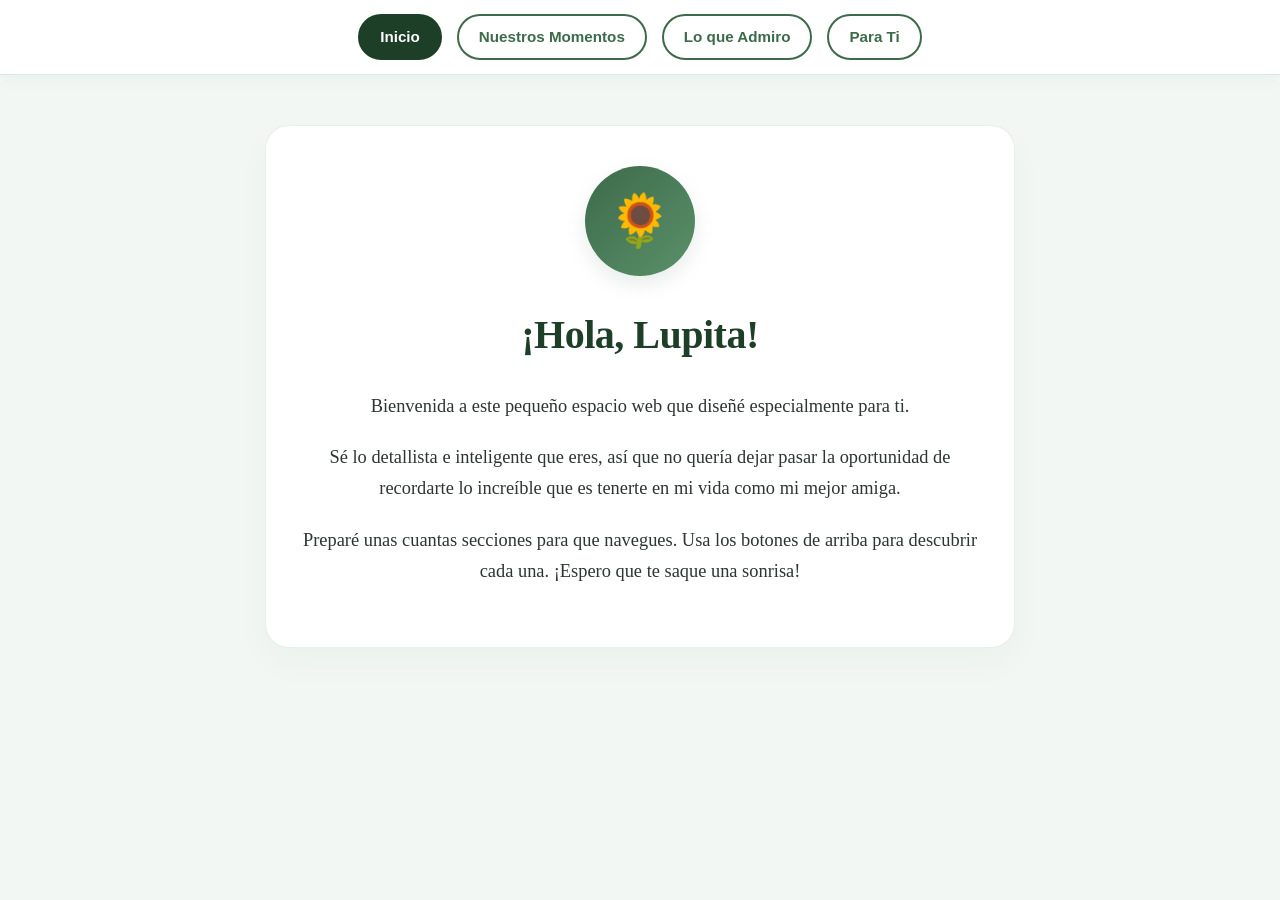
<file: index.html>
<!DOCTYPE html>
<html lang="es">
<head>
    <meta charset="UTF-8">
    <meta name="viewport" content="width=device-width, initial-scale=1.0">
    <link rel="icon" href="FLorTodaChida.png" type="image/png">
    <title>Para Lupita ✨</title>
    <link rel="stylesheet" href="estilos.css">
</head>
<body>

    <nav>
        <div class="nav-container">
            <a href="index.html" class="nav-btn active">Inicio</a>
            <a href="galeria.html" class="nav-btn">Nuestros Momentos</a>
            <a href="detalles.html" class="nav-btn">Lo que Admiro</a>
            <a href="gracias.html" class="nav-btn">Para Ti</a>
        </div>
    </nav>

    <div class="container">
        <div class="intro-avatar">🌻</div>
        <h1>¡Hola, Lupita!</h1>
        <p>Bienvenida a este pequeño espacio web que diseñé especialmente para ti.</p>
        <p>Sé lo detallista e inteligente que eres, así que no quería dejar pasar la oportunidad de recordarte lo increíble que es tenerte en mi vida como mi mejor amiga.</p>
        <p>Preparé unas cuantas secciones para que navegues. Usa los botones de arriba para descubrir cada una. ¡Espero que te saque una sonrisa!</p>
    </div>

</body>
</html>
</file>
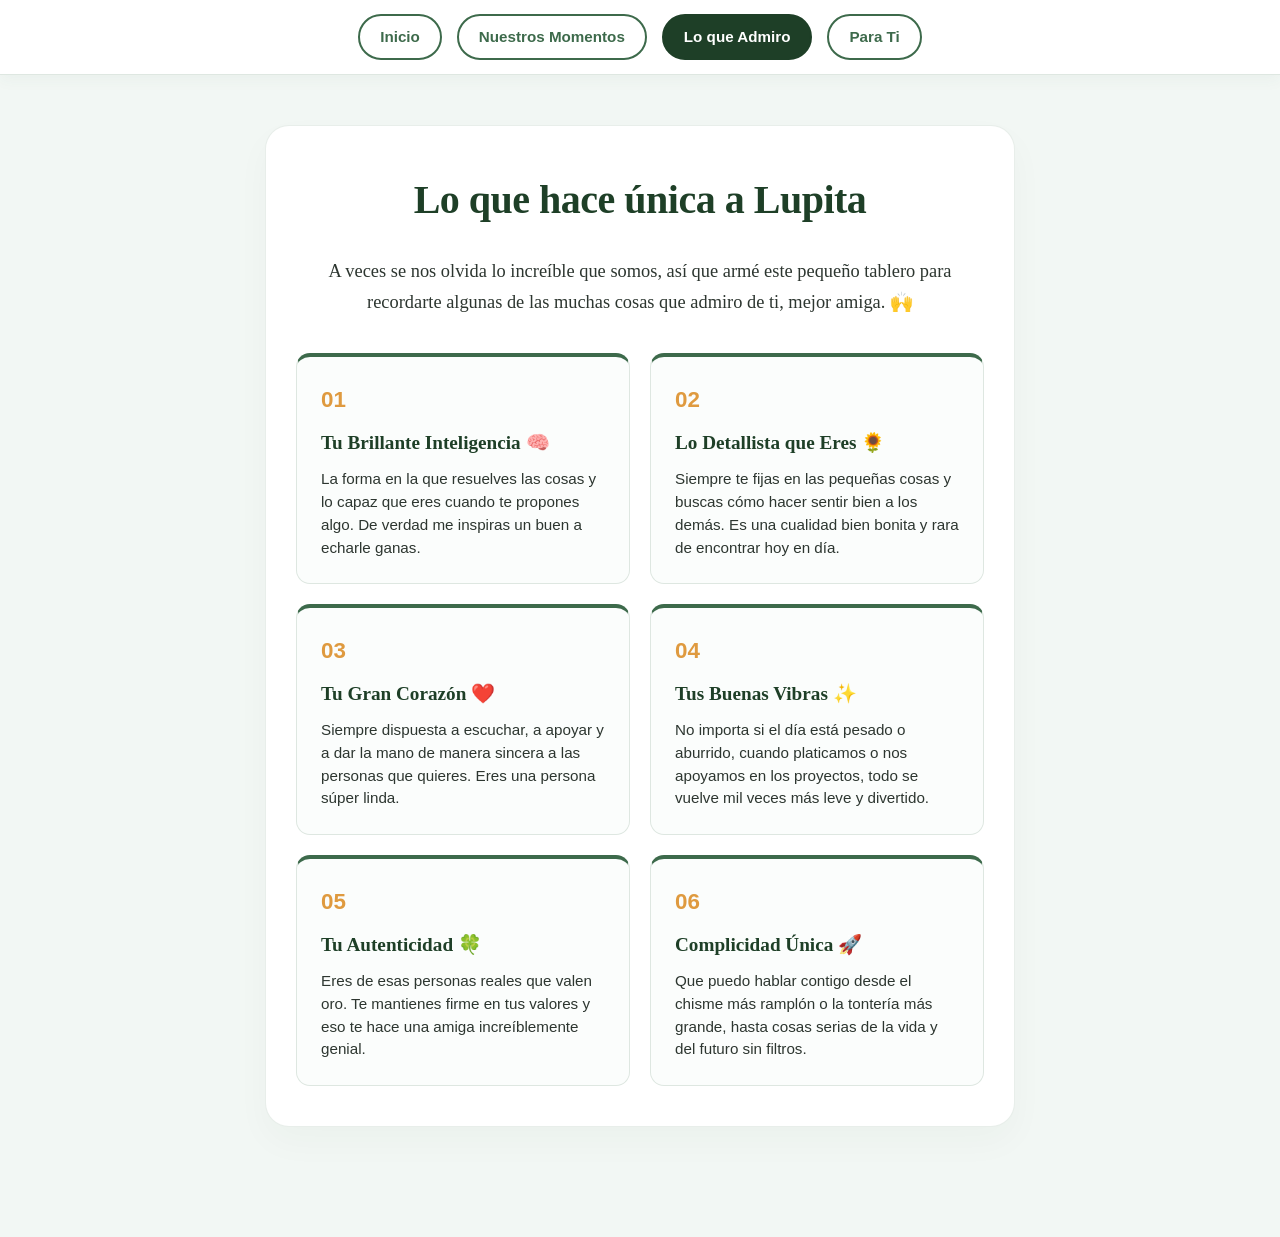
<file: detalles.html>
<!DOCTYPE html>
<html lang="es">
<head>
    <meta charset="UTF-8">
    <meta name="viewport" content="width=device-width, initial-scale=1.0">
    <title>Detalles Especiales ✨</title>
    <link rel="icon" type="image/png" href="Flor-Chida.png" >
    <link rel="stylesheet" href="estilos.css">
</head>
<body>

    <nav>
        <div class="nav-container">
            <a href="index.html" class="nav-btn">Inicio</a>
            <a href="galeria.html" class="nav-btn">Nuestros Momentos</a>
            <a href="detalles.html" class="nav-btn active">Lo que Admiro</a>
            <a href="gracias.html" class="nav-btn">Para Ti</a>
        </div>
    </nav>

    <div class="container">
        <h1>Lo que hace única a Lupita</h1>
        <p>A veces se nos olvida lo increíble que somos, así que armé este pequeño tablero para recordarte algunas de las muchas cosas que admiro de ti, mejor amiga. 🙌</p>
        
        <div class="grid-detalles">
            
            <!-- Detalle 1 -->
            <div class="tarjeta-detalle">
                <span class="numero-detalle">01</span>
                <h3>Tu Brillante Inteligencia 🧠</h3>
                <p>La forma en la que resuelves las cosas y lo capaz que eres cuando te propones algo. De verdad me inspiras un buen a echarle ganas.</p>
            </div>

            <!-- Detalle 2 -->
            <div class="tarjeta-detalle">
                <span class="numero-detalle">02</span>
                <h3>Lo Detallista que Eres 🌻</h3>
                <p>Siempre te fijas en las pequeñas cosas y buscas cómo hacer sentir bien a los demás. Es una cualidad bien bonita y rara de encontrar hoy en día.</p>
            </div>

            <!-- Detalle 3 -->
            <div class="tarjeta-detalle">
                <span class="numero-detalle">03</span>
                <h3>Tu Gran Corazón ❤️</h3>
                <p>Siempre dispuesta a escuchar, a apoyar y a dar la mano de manera sincera a las personas que quieres. Eres una persona súper linda.</p>
            </div>

            <!-- Detalle 4 -->
            <div class="tarjeta-detalle">
                <span class="numero-detalle">04</span>
                <h3>Tus Buenas Vibras ✨</h3>
                <p>No importa si el día está pesado o aburrido, cuando platicamos o nos apoyamos en los proyectos, todo se vuelve mil veces más leve y divertido.</p>
            </div>

            <!-- Detalle 5 -->
            <div class="tarjeta-detalle">
                <span class="numero-detalle">05</span>
                <h3>Tu Autenticidad 🍀</h3>
                <p>Eres de esas personas reales que valen oro. Te mantienes firme en tus valores y eso te hace una amiga increíblemente genial.</p>
            </div>

            <!-- Detalle 6 -->
            <div class="tarjeta-detalle">
                <span class="numero-detalle">06</span>
                <h3>Complicidad Única 🚀</h3>
                <p>Que puedo hablar contigo desde el chisme más ramplón o la tontería más grande, hasta cosas serias de la vida y del futuro sin filtros.</p>
            </div>

        </div>
    </div>

</body>
</html>
</file>
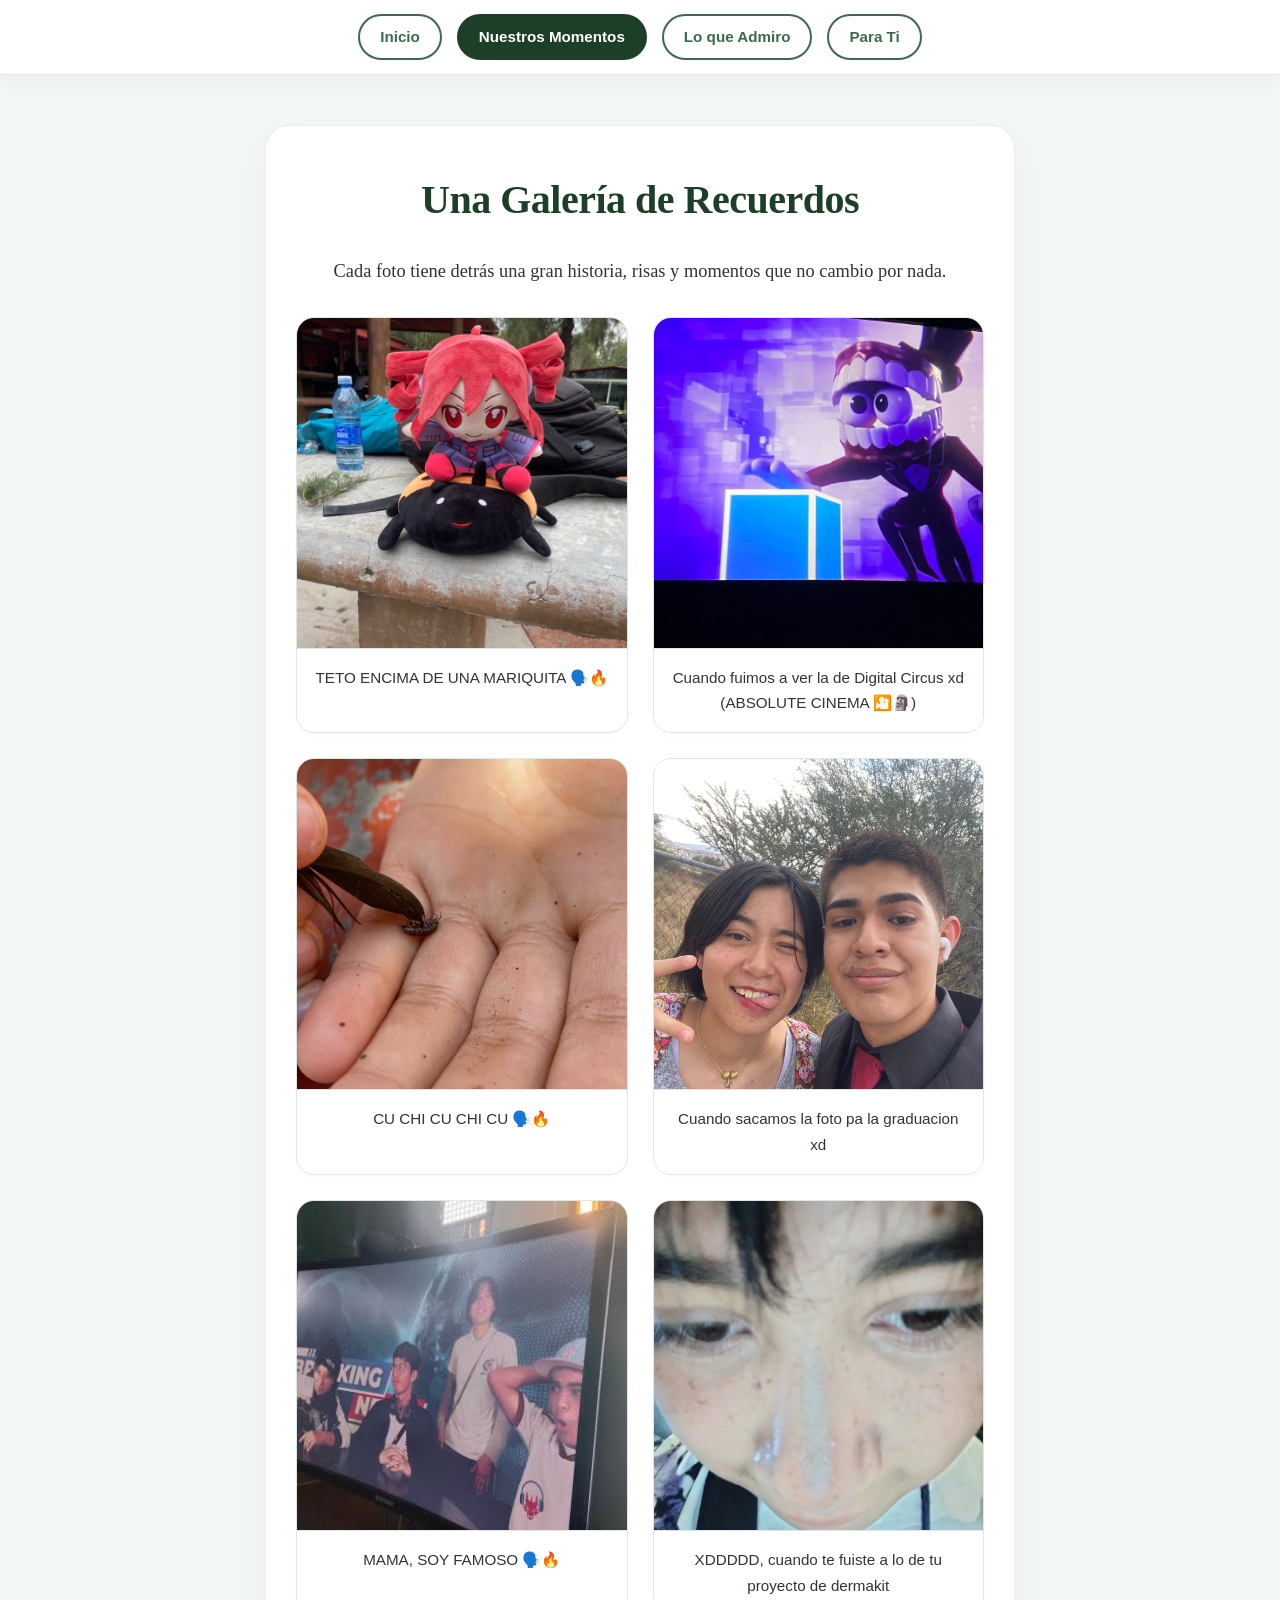
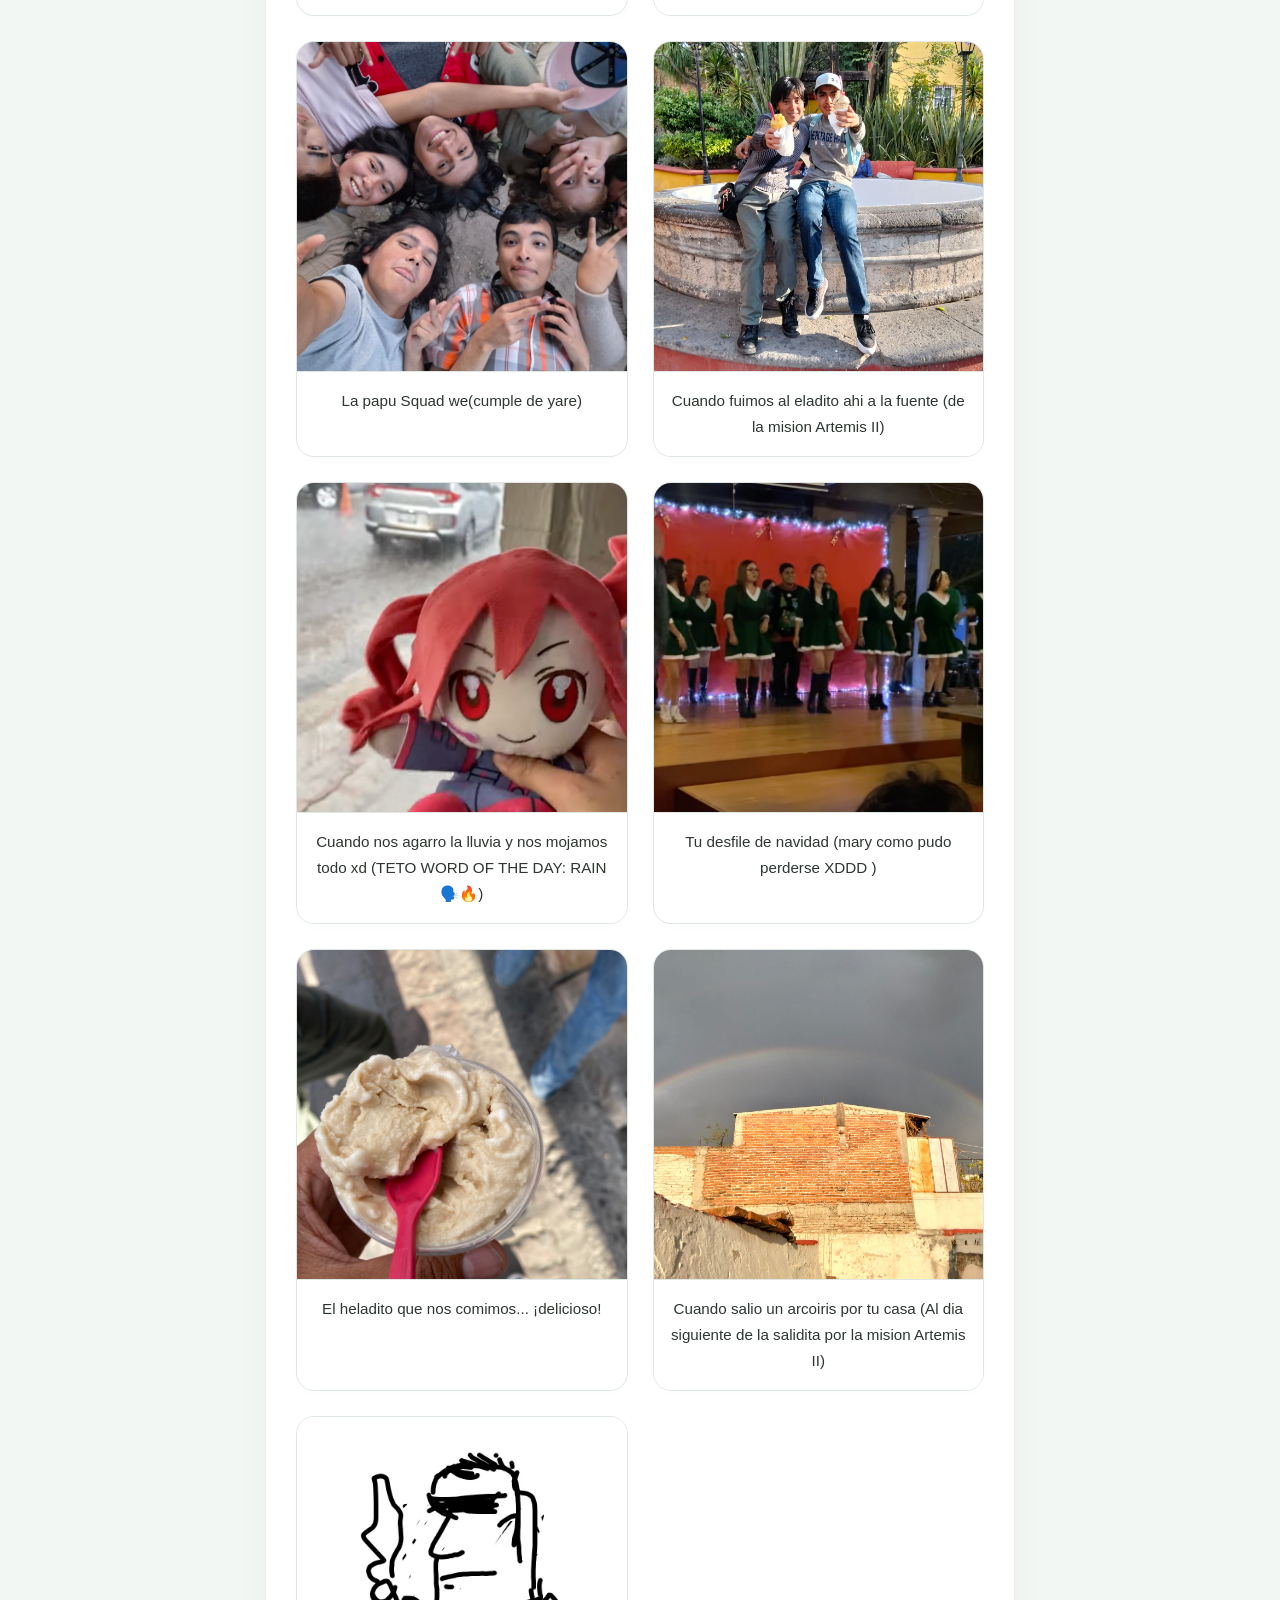
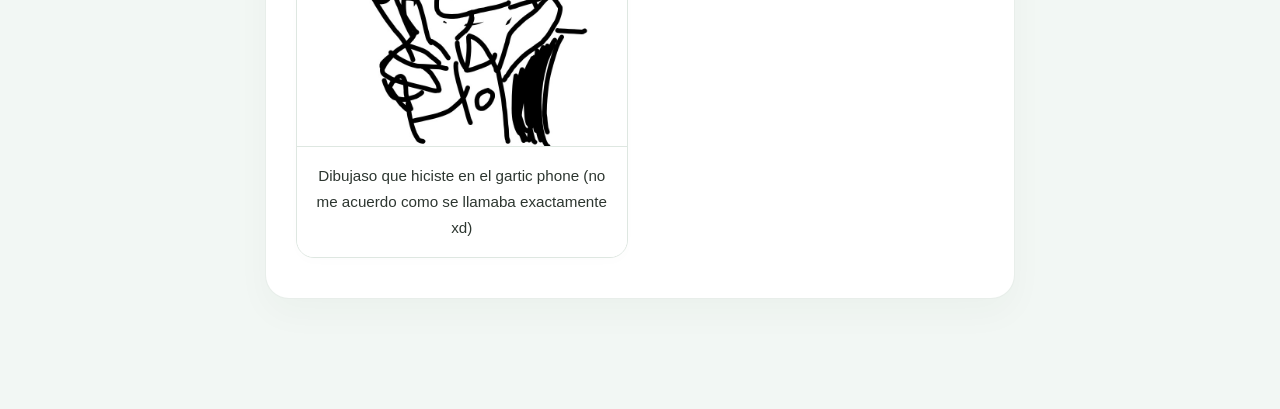
<file: galeria.html>
<!DOCTYPE html>
<html lang="es">
<head>
    <meta charset="UTF-8">
    <meta name="viewport" content="width=device-width, initial-scale=1.0">
    <link rel="icon" href="FLorTodaChida.png" type="image/png">
    <title>Nuestros Momentos 📸</title>
    <link rel="stylesheet" href="estilos.css">
</head>
<body>

    <nav>
        <div class="nav-container">
            <a href="index.html" class="nav-btn">Inicio</a>
            <a href="galeria.html" class="nav-btn active">Nuestros Momentos</a>
            <a href="detalles.html" class="nav-btn">Lo que Admiro</a>
            <a href="gracias.html" class="nav-btn">Para Ti</a>
        </div>
    </nav>

    <div class="container">
        <h1>Una Galería de Recuerdos</h1>
        <p>Cada foto tiene detrás una gran historia, risas y momentos que no cambio por nada.</p>
        
        <div class="gallery-grid">
            <div class="gallery-item">
                <img src="TETO.JPEG" alt="Momento 1">
                <div class="gallery-desc">TETO ENCIMA DE UNA MARIQUITA 🗣️🔥</div>
            </div>
            <div class="gallery-item">
                <img src="Caine.jpg" alt="Momento 2">
                <div class="gallery-desc">Cuando fuimos a ver la de Digital Circus xd (ABSOLUTE CINEMA 🎦🗿)</div>
            </div>
            <div class="gallery-item">
                <img src="Cosquillas.PNG" alt="Momento 4">
                <div class="gallery-desc">CU CHI CU CHI CU 🗣️🔥</div>
            </div>
            <div class="gallery-item">
                <img src="FotitoChida.JPEG" alt="Momento 3">
                <div class="gallery-desc">Cuando sacamos la foto pa la graduacion xd</div>
            </div>
            <div class="gallery-item">
                <img src="Noticiasxd.JPEG" alt="Momento 4">
                <div class="gallery-desc">MAMA, SOY FAMOSO 🗣️🔥</div>
            </div>
            <div class="gallery-item">
                <img src="XDDDDD.JPEG" alt="Momento 5">
                <div class="gallery-desc">XDDDDD, cuando te fuiste a lo de tu proyecto de dermakit </div>
            </div>
            <div class="gallery-item">
                <img src="PapuSquad.JPEG" alt="Momento 6">
                <div class="gallery-desc">La papu Squad we(cumple de yare)</div>
            </div>
            <div class="gallery-item">
                <img src="SaliditaChidaxd.JPEG" alt="Momento 7">
                <div class="gallery-desc">Cuando fuimos al eladito ahi a la fuente (de la mision Artemis II)</div>
            </div>
            <div class="gallery-item">
                <img src="TetoLluvia.PNG" alt="Momento 8">
                <div class="gallery-desc">Cuando nos agarro la lluvia y nos mojamos todo xd (TETO WORD OF THE DAY: RAIN 🗣️🔥)</div>
            </div>
            <div class="gallery-item">
                <img src="DesfileNavideño.PNG" alt="Momento 9">
                <div class="gallery-desc">Tu desfile de navidad (mary como pudo perderse XDDD )</div>
            </div>
            <div class="gallery-item">
                <img src="Nieve.JPEG" alt="Momento 10">
                <div class="gallery-desc">El heladito que nos comimos... ¡delicioso!</div>
            </div>
            <div class="gallery-item">
                <img src="Arcoiris.JPEG" alt="Momento 11">
                <div class="gallery-desc">Cuando salio un arcoiris por tu casa (Al dia siguiente de la salidita por la mision Artemis II)</div>
            </div>
            <div class="gallery-item">
                <img src="DibujitoChido.JPEG" alt="Momento 12">
                <div class="gallery-desc">Dibujaso que hiciste en el gartic phone (no me acuerdo como se llamaba exactamente xd)</div>
            </div>
        </div>
    </div>

</body>
</html>
</file>
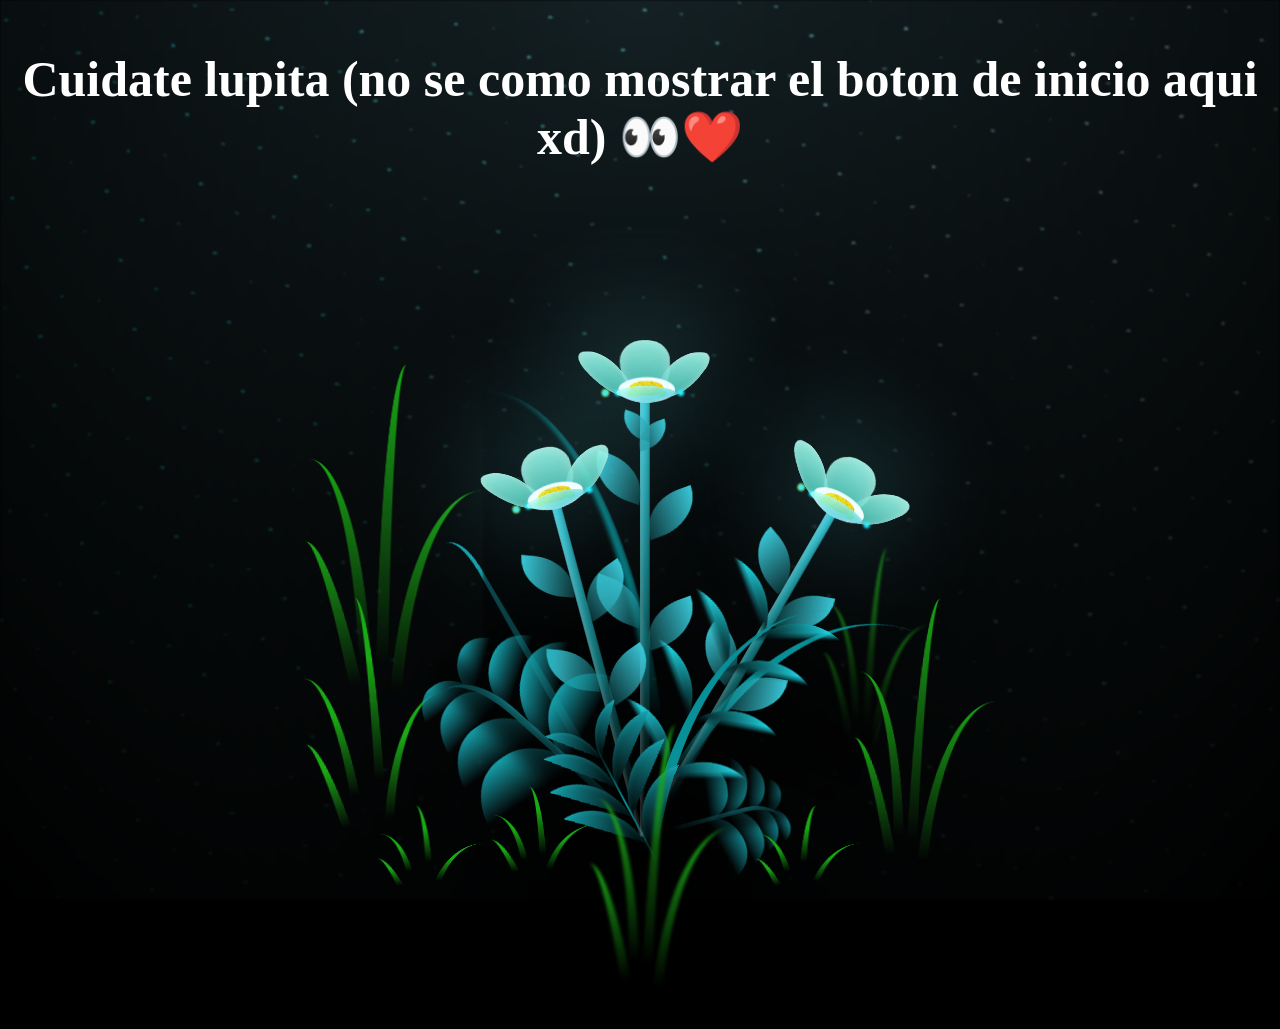
<file: Noches 2.html>
<!DOCTYPE html>
<html lang="en">
  <head>
    <meta charset="UTF-8" />
    <meta name="viewport" content="width=device-width, initial-scale=1.0" />
    <title>Flor</title>
    <style>
      *,
      *::after,
      *::before {
        padding: 0;
        margin: 0;
        box-sizing: border-box;
      }

      :root {
        --dark-color: #000;
      }
      nav {
        position: fixed;
        top: 20px;
        left: 50%;
        transform: translateX(-50%);
        z-index: 200; /* Asegura que esté por encima de la noche y las flores */
        background: rgba(0, 0, 0, 0.5);
        backdrop-filter: blur(10px); /* Efecto difuminado de fondo */
        -webkit-backdrop-filter: blur(10px);
        border: 1px solid rgba(57, 198, 214, 0.2); /* Borde cyan muy sutil */
        padding: 10px 25px;
        border-radius: 40px;
        box-shadow: 0 8px 32px 0 rgba(0, 255, 250, 0.1);
      }

      .nav-container {
        display: flex;
        gap: 20px;
      }

      .nav-btn {
        text-decoration: none;
        color: #ffffff;
        font-family: 'Segoe UI', sans-serif;
        font-size: 0.95rem;
        font-weight: 600;
        padding: 6px 16px;
        border-radius: 20px;
        transition: all 0.3s ease;
      }

      .nav-btn:hover {
        background-color: rgba(57, 198, 214, 0.2);
        color: var(--neon-cyan);
        text-shadow: 0 0 8px var(--neon-cyan);
      }

      .nav-btn.active {
        background-color: var(--neon-cyan);
        color: var(--dark-color);
        box-shadow: 0 0 15px var(--neon-cyan);
      }
      body {
        display: flex;
        align-items: flex-end;
        justify-content: center;
        min-height: 100vh;
        background-color: var(--dark-color);
        overflow: hidden;
        perspective: 1000px;
      }

      h1{
        font-size: 20px;
        text-align: center;
        position: absolute;
        top: 50px;
        color: white;
      }

      .night {
        position: fixed;
        left: 50%;
        top: 0;
        transform: translateX(-50%);
        width: 100%;
        height: 100%;
        filter: blur(0.1vmin);
        background-image: radial-gradient(
            ellipse at top,
            transparent 0%,
            var(--dark-color)
          ),
          radial-gradient(
            ellipse at bottom,
            var(--dark-color),
            rgba(145, 233, 255, 0.2)
          ),
          repeating-linear-gradient(
            220deg,
            black 0px,
            black 19px,
            transparent 19px,
            transparent 22px
          ),
          repeating-linear-gradient(
            189deg,
            black 0px,
            black 19px,
            transparent 19px,
            transparent 22px
          ),
          repeating-linear-gradient(
            148deg,
            black 0px,
            black 19px,
            transparent 19px,
            transparent 22px
          ),
          linear-gradient(90deg, #00fffa, #f0f0f0);
      }

      .flowers {
        position: relative;
        transform: scale(0.7);
      }

      .flower {
        position: absolute;
        bottom: 10vmin;
        transform-origin: bottom center;
        z-index: 10;
        --fl-speed: 0.8s;
      }
      .flower--1 {
        animation: moving-flower-1 4s linear infinite;
      }
      .flower--1 .flower__line {
        height: 70vmin;
        animation-delay: 0.3s;
      }
      .flower--1 .flower__line__leaf--1 {
        animation: blooming-leaf-right var(--fl-speed) 1.6s backwards;
      }
      .flower--1 .flower__line__leaf--2 {
        animation: blooming-leaf-right var(--fl-speed) 1.4s backwards;
      }
      .flower--1 .flower__line__leaf--3 {
        animation: blooming-leaf-left var(--fl-speed) 1.2s backwards;
      }
      .flower--1 .flower__line__leaf--4 {
        animation: blooming-leaf-left var(--fl-speed) 1s backwards;
      }
      .flower--1 .flower__line__leaf--5 {
        animation: blooming-leaf-right var(--fl-speed) 1.8s backwards;
      }
      .flower--1 .flower__line__leaf--6 {
        animation: blooming-leaf-left var(--fl-speed) 2s backwards;
      }
      .flower--2 {
        left: 50%;
        transform: rotate(30deg);
        animation: moving-flower-2 4s linear infinite;
      }
      .flower--2 .flower__line {
        height: 60vmin;
        animation-delay: 0.8s;
      }
      .flower--2 .flower__line__leaf--1 {
        animation: blooming-leaf-right var(--fl-speed) 1.9s backwards;
      }
      .flower--2 .flower__line__leaf--2 {
        animation: blooming-leaf-right var(--fl-speed) 1.7s backwards;
      }
      .flower--2 .flower__line__leaf--3 {
        animation: blooming-leaf-left var(--fl-speed) 1.5s backwards;
      }
      .flower--2 .flower__line__leaf--4 {
        animation: blooming-leaf-left var(--fl-speed) 1.3s backwards;
      }
      .flower--3 {
        left: 50%;
        transform: rotate(-15deg);
        animation: moving-flower-3 4s linear infinite;
      }
      .flower--3 .flower__line {
        animation-delay: 0.9s;
      }
      .flower--3 .flower__line__leaf--1 {
        animation: blooming-leaf-right var(--fl-speed) 2.5s backwards;
      }
      .flower--3 .flower__line__leaf--2 {
        animation: blooming-leaf-right var(--fl-speed) 2.3s backwards;
      }
      .flower--3 .flower__line__leaf--3 {
        animation: blooming-leaf-left var(--fl-speed) 2.1s backwards;
      }
      .flower--3 .flower__line__leaf--4 {
        animation: blooming-leaf-left var(--fl-speed) 1.9s backwards;
      }
      .flower__leafs {
        position: relative;
        animation: blooming-flower 2s backwards;
      }
      .flower__leafs--1 {
        animation-delay: 1.1s;
      }
      .flower__leafs--2 {
        animation-delay: 1.4s;
      }
      .flower__leafs--3 {
        animation-delay: 1.7s;
      }
      .flower__leafs::after {
        content: "";
        position: absolute;
        left: 0;
        top: 0;
        transform: translate(-50%, -100%);
        width: 8vmin;
        height: 8vmin;
        background-color: #6bf0ff;
        filter: blur(10vmin);
      }
      .flower__leaf {
        position: absolute;
        bottom: 0;
        left: 50%;
        width: 8vmin;
        height: 11vmin;
        border-radius: 51% 49% 47% 53%/44% 45% 55% 69%;
        background-color: #65e6cc;
        background-image: linear-gradient(to top, #40bbab, #a7ffee);
        transform-origin: bottom center;
        opacity: 0.9;
        box-shadow: inset 0 0 2vmin rgba(255, 255, 255, 0.5);
      }
      .flower__leaf--1 {
        transform: translate(-10%, 1%) rotateY(40deg) rotateX(-50deg);
      }
      .flower__leaf--2 {
        transform: translate(-50%, -4%) rotateX(40deg);
      }
      .flower__leaf--3 {
        transform: translate(-90%, 0%) rotateY(45deg) rotateX(50deg);
      }
      .flower__leaf--4 {
        width: 8vmin;
        height: 8vmin;
        transform-origin: bottom left;
        border-radius: 4vmin 10vmin 4vmin 4vmin;
        transform: translate(0%, 18%) rotateX(70deg) rotate(-43deg);
        background-image: linear-gradient(to top, #39c6d6, #a7ffee);
        z-index: 1;
        opacity: 0.8;
      }
      .flower__white-circle {
        position: absolute;
        left: -3.5vmin;
        top: -3vmin;
        width: 9vmin;
        height: 4vmin;
        border-radius: 50%;
        background-color: #fff;
      }
      .flower__white-circle::after {
        content: "";
        position: absolute;
        left: 50%;
        top: 45%;
        transform: translate(-50%, -50%);
        width: 60%;
        height: 60%;
        border-radius: inherit;
        background-image: repeating-linear-gradient(
            135deg,
            rgba(0, 0, 0, 0.03) 0px,
            rgba(0, 0, 0, 0.03) 1px,
            transparent 1px,
            transparent 12px
          ),
          repeating-linear-gradient(
            45deg,
            rgba(0, 0, 0, 0.03) 0px,
            rgba(0, 0, 0, 0.03) 1px,
            transparent 1px,
            transparent 12px
          ),
          repeating-linear-gradient(
            67.5deg,
            rgba(0, 0, 0, 0.03) 0px,
            rgba(0, 0, 0, 0.03) 1px,
            transparent 1px,
            transparent 12px
          ),
          repeating-linear-gradient(
            135deg,
            rgba(0, 0, 0, 0.03) 0px,
            rgba(0, 0, 0, 0.03) 1px,
            transparent 1px,
            transparent 12px
          ),
          repeating-linear-gradient(
            45deg,
            rgba(0, 0, 0, 0.03) 0px,
            rgba(0, 0, 0, 0.03) 1px,
            transparent 1px,
            transparent 12px
          ),
          repeating-linear-gradient(
            112.5deg,
            rgba(0, 0, 0, 0.03) 0px,
            rgba(0, 0, 0, 0.03) 1px,
            transparent 1px,
            transparent 12px
          ),
          repeating-linear-gradient(
            112.5deg,
            rgba(0, 0, 0, 0.03) 0px,
            rgba(0, 0, 0, 0.03) 1px,
            transparent 1px,
            transparent 12px
          ),
          repeating-linear-gradient(
            45deg,
            rgba(0, 0, 0, 0.03) 0px,
            rgba(0, 0, 0, 0.03) 1px,
            transparent 1px,
            transparent 12px
          ),
          repeating-linear-gradient(
            22.5deg,
            rgba(0, 0, 0, 0.03) 0px,
            rgba(0, 0, 0, 0.03) 1px,
            transparent 1px,
            transparent 12px
          ),
          repeating-linear-gradient(
            45deg,
            rgba(0, 0, 0, 0.03) 0px,
            rgba(0, 0, 0, 0.03) 1px,
            transparent 1px,
            transparent 12px
          ),
          repeating-linear-gradient(
            22.5deg,
            rgba(0, 0, 0, 0.03) 0px,
            rgba(0, 0, 0, 0.03) 1px,
            transparent 1px,
            transparent 12px
          ),
          repeating-linear-gradient(
            135deg,
            rgba(0, 0, 0, 0.03) 0px,
            rgba(0, 0, 0, 0.03) 1px,
            transparent 1px,
            transparent 12px
          ),
          repeating-linear-gradient(
            157.5deg,
            rgba(0, 0, 0, 0.03) 0px,
            rgba(0, 0, 0, 0.03) 1px,
            transparent 1px,
            transparent 12px
          ),
          repeating-linear-gradient(
            67.5deg,
            rgba(0, 0, 0, 0.03) 0px,
            rgba(0, 0, 0, 0.03) 1px,
            transparent 1px,
            transparent 12px
          ),
          repeating-linear-gradient(
            67.5deg,
            rgba(0, 0, 0, 0.03) 0px,
            rgba(0, 0, 0, 0.03) 1px,
            transparent 1px,
            transparent 12px
          ),
          linear-gradient(90deg, #ffeb12, #ffce00);
      }
      .flower__line {
        height: 55vmin;
        width: 1.5vmin;
        background-image: linear-gradient(
            to left,
            rgba(0, 0, 0, 0.2),
            transparent,
            rgba(255, 255, 255, 0.2)
          ),
          linear-gradient(to top, transparent 10%, #14757a, #39c6d6);
        box-shadow: inset 0 0 2px rgba(0, 0, 0, 0.5);
        animation: grow-flower-tree 4s backwards;
      }
      .flower__line__leaf {
        --w: 7vmin;
        --h: calc(var(--w) + 2vmin);
        position: absolute;
        top: 20%;
        left: 90%;
        width: var(--w);
        height: var(--h);
        border-top-right-radius: var(--h);
        border-bottom-left-radius: var(--h);
        background-image: linear-gradient(
          to top,
          rgba(20, 117, 122, 0.4),
          #39c6d6
        );
      }
      .flower__line__leaf--1 {
        transform: rotate(70deg) rotateY(30deg);
      }
      .flower__line__leaf--2 {
        top: 45%;
        transform: rotate(70deg) rotateY(30deg);
      }
      .flower__line__leaf--3,
      .flower__line__leaf--4,
      .flower__line__leaf--6 {
        border-top-right-radius: 0;
        border-bottom-left-radius: 0;
        border-top-left-radius: var(--h);
        border-bottom-right-radius: var(--h);
        left: -460%;
        top: 12%;
        transform: rotate(-70deg) rotateY(30deg);
      }
      .flower__line__leaf--4 {
        top: 40%;
      }
      .flower__line__leaf--5 {
        top: 0;
        transform-origin: left;
        transform: rotate(70deg) rotateY(30deg) scale(0.6);
      }
      .flower__line__leaf--6 {
        top: -2%;
        left: -450%;
        transform-origin: right;
        transform: rotate(-70deg) rotateY(30deg) scale(0.6);
      }
      .flower__light {
        position: absolute;
        bottom: 0vmin;
        width: 1vmin;
        height: 1vmin;
        background-color: #fffb00;
        border-radius: 50%;
        filter: blur(0.2vmin);
        animation: light-ans 4s linear infinite backwards;
      }
      .flower__light:nth-child(odd) {
        background-color: #23f0ff;
      }
      .flower__light--1 {
        left: -2vmin;
        animation-delay: 1s;
      }
      .flower__light--2 {
        left: 3vmin;
        animation-delay: 0.5s;
      }
      .flower__light--3 {
        left: -6vmin;
        animation-delay: 0.3s;
      }
      .flower__light--4 {
        left: 6vmin;
        animation-delay: 0.9s;
      }
      .flower__light--5 {
        left: -1vmin;
        animation-delay: 1.5s;
      }
      .flower__light--6 {
        left: -4vmin;
        animation-delay: 3s;
      }
      .flower__light--7 {
        left: 3vmin;
        animation-delay: 2s;
      }
      .flower__light--8 {
        left: -6vmin;
        animation-delay: 3.5s;
      }
      .flower__grass {
        --c: #159faa;
        --line-w: 1.5vmin;
        position: absolute;
        bottom: 12vmin;
        left: -7vmin;
        display: flex;
        flex-direction: column;
        align-items: flex-end;
        z-index: 20;
        transform-origin: bottom center;
        transform: rotate(-48deg) rotateY(40deg);
      }
      .flower__grass--1 {
        animation: moving-grass 2s linear infinite;
      }
      .flower__grass--2 {
        left: 2vmin;
        bottom: 10vmin;
        transform: scale(0.5) rotate(75deg) rotateX(10deg) rotateY(-200deg);
        opacity: 0.8;
        z-index: 0;
        animation: moving-grass--2 1.5s linear infinite;
      }
      .flower__grass--top {
        width: 7vmin;
        height: 10vmin;
        border-top-right-radius: 100%;
        border-right: var(--line-w) solid var(--c);
        transform-origin: bottom center;
        transform: rotate(-2deg);
      }
      .flower__grass--bottom {
        margin-top: -2px;
        width: var(--line-w);
        height: 25vmin;
        background-image: linear-gradient(to top, transparent, var(--c));
      }
      .flower__grass__leaf {
        --size: 10vmin;
        position: absolute;
        width: calc(var(--size) * 2.1);
        height: var(--size);
        border-top-left-radius: var(--size);
        border-top-right-radius: var(--size);
        background-image: linear-gradient(
          to top,
          transparent,
          transparent 30%,
          var(--c)
        );
        z-index: 100;
      }
      .flower__grass__leaf--1 {
        top: -6%;
        left: 30%;
        --size: 6vmin;
        transform: rotate(-20deg);
        animation: growing-grass-ans--1 2s 2.6s backwards;
      }
      @keyframes growing-grass-ans--1 {
        0% {
          transform-origin: bottom left;
          transform: rotate(-20deg) scale(0);
        }
      }
      .flower__grass__leaf--2 {
        top: -5%;
        left: -110%;
        --size: 6vmin;
        transform: rotate(10deg);
        animation: growing-grass-ans--2 2s 2.4s linear backwards;
      }
      @keyframes growing-grass-ans--2 {
        0% {
          transform-origin: bottom right;
          transform: rotate(10deg) scale(0);
        }
      }
      .flower__grass__leaf--3 {
        top: 5%;
        left: 60%;
        --size: 8vmin;
        transform: rotate(-18deg) rotateX(-20deg);
        animation: growing-grass-ans--3 2s 2.2s linear backwards;
      }
      @keyframes growing-grass-ans--3 {
        0% {
          transform-origin: bottom left;
          transform: rotate(-18deg) rotateX(-20deg) scale(0);
        }
      }
      .flower__grass__leaf--4 {
        top: 6%;
        left: -135%;
        --size: 8vmin;
        transform: rotate(2deg);
        animation: growing-grass-ans--4 2s 2s linear backwards;
      }
      @keyframes growing-grass-ans--4 {
        0% {
          transform-origin: bottom right;
          transform: rotate(2deg) scale(0);
        }
      }
      .flower__grass__leaf--5 {
        top: 20%;
        left: 60%;
        --size: 10vmin;
        transform: rotate(-24deg) rotateX(-20deg);
        animation: growing-grass-ans--5 2s 1.8s linear backwards;
      }
      @keyframes growing-grass-ans--5 {
        0% {
          transform-origin: bottom left;
          transform: rotate(-24deg) rotateX(-20deg) scale(0);
        }
      }
      .flower__grass__leaf--6 {
        top: 22%;
        left: -180%;
        --size: 10vmin;
        transform: rotate(10deg);
        animation: growing-grass-ans--6 2s 1.6s linear backwards;
      }
      @keyframes growing-grass-ans--6 {
        0% {
          transform-origin: bottom right;
          transform: rotate(10deg) scale(0);
        }
      }
      .flower__grass__leaf--7 {
        top: 39%;
        left: 70%;
        --size: 10vmin;
        transform: rotate(-10deg);
        animation: growing-grass-ans--7 2s 1.4s linear backwards;
      }
      @keyframes growing-grass-ans--7 {
        0% {
          transform-origin: bottom left;
          transform: rotate(-10deg) scale(0);
        }
      }
      .flower__grass__leaf--8 {
        top: 40%;
        left: -215%;
        --size: 11vmin;
        transform: rotate(10deg);
        animation: growing-grass-ans--8 2s 1.2s linear backwards;
      }
      @keyframes growing-grass-ans--8 {
        0% {
          transform-origin: bottom right;
          transform: rotate(10deg) scale(0);
        }
      }
      .flower__grass__overlay {
        position: absolute;
        top: -10%;
        right: 0%;
        width: 100%;
        height: 100%;
        background-color: rgba(0, 0, 0, 0.6);
        filter: blur(1.5vmin);
        z-index: 100;
      }
      .flower__g-long {
        --w: 2vmin;
        --h: 6vmin;
        --c: #159faa;
        position: absolute;
        bottom: 10vmin;
        left: -3vmin;
        transform-origin: bottom center;
        transform: rotate(-30deg) rotateY(-20deg);
        display: flex;
        flex-direction: column;
        align-items: flex-end;
        animation: flower-g-long-ans 3s linear infinite;
      }
      @keyframes flower-g-long-ans {
        0%,
        100% {
          transform: rotate(-30deg) rotateY(-20deg);
        }
        50% {
          transform: rotate(-32deg) rotateY(-20deg);
        }
      }
      .flower__g-long__top {
        top: calc(var(--h) * -1);
        width: calc(var(--w) + 1vmin);
        height: var(--h);
        border-top-right-radius: 100%;
        border-right: 0.7vmin solid var(--c);
        transform: translate(-0.7vmin, 1vmin);
      }
      .flower__g-long__bottom {
        width: var(--w);
        height: 50vmin;
        transform-origin: bottom center;
        background-image: linear-gradient(to top, transparent 30%, var(--c));
        box-shadow: inset 0 0 2px rgba(0, 0, 0, 0.5);
        clip-path: polygon(35% 0, 65% 1%, 100% 100%, 0% 100%);
      }
      .flower__g-right {
        position: absolute;
        bottom: 6vmin;
        left: -2vmin;
        transform-origin: bottom left;
        transform: rotate(20deg);
      }
      .flower__g-right .leaf {
        width: 30vmin;
        height: 50vmin;
        border-top-left-radius: 100%;
        border-left: 2vmin solid #079097;
        background-image: linear-gradient(
          to bottom,
          transparent,
          var(--dark-color) 60%
        );
        mask-image: linear-gradient(to top, transparent 30%, #079097 60%);
      }
      .flower__g-right--1 {
        animation: flower-g-right-ans 2.5s linear infinite;
      }
      .flower__g-right--2 {
        left: 5vmin;
        transform: rotateY(-180deg);
        animation: flower-g-right-ans--2 3s linear infinite;
      }
      .flower__g-right--2 .leaf {
        height: 75vmin;
        filter: blur(0.3vmin);
        opacity: 0.8;
      }
      @keyframes flower-g-right-ans {
        0%,
        100% {
          transform: rotate(20deg);
        }
        50% {
          transform: rotate(24deg) rotateX(-20deg);
        }
      }
      @keyframes flower-g-right-ans--2 {
        0%,
        100% {
          transform: rotateY(-180deg) rotate(0deg) rotateX(-20deg);
        }
        50% {
          transform: rotateY(-180deg) rotate(6deg) rotateX(-20deg);
        }
      }
      .flower__g-front {
        position: absolute;
        bottom: 6vmin;
        left: 2.5vmin;
        z-index: 100;
        transform-origin: bottom center;
        transform: rotate(-28deg) rotateY(30deg) scale(1.04);
        animation: flower__g-front-ans 2s linear infinite;
      }
      @keyframes flower__g-front-ans {
        0%,
        100% {
          transform: rotate(-28deg) rotateY(30deg) scale(1.04);
        }
        50% {
          transform: rotate(-35deg) rotateY(40deg) scale(1.04);
        }
      }
      .flower__g-front__line {
        width: 0.3vmin;
        height: 20vmin;
        background-image: linear-gradient(
          to top,
          transparent,
          #079097,
          transparent 100%
        );
        position: relative;
      }
      .flower__g-front__leaf-wrapper {
        position: absolute;
        top: 0;
        left: 0;
        transform-origin: bottom left;
        transform: rotate(10deg);
      }
      .flower__g-front__leaf-wrapper:nth-child(even) {
        left: 0vmin;
        transform: rotateY(-180deg) rotate(5deg);
        animation: flower__g-front__leaf-left-ans 1s ease-in backwards;
      }
      .flower__g-front__leaf-wrapper:nth-child(odd) {
        animation: flower__g-front__leaf-ans 1s ease-in backwards;
      }
      .flower__g-front__leaf-wrapper--1 {
        top: -8vmin;
        transform: scale(0.7);
        animation: flower__g-front__leaf-ans 1s 5.5s ease-in backwards !important;
      }
      .flower__g-front__leaf-wrapper--2 {
        top: -8vmin;
        transform: rotateY(-180deg) scale(0.7) !important;
        animation: flower__g-front__leaf-left-ans-2 1s 4.6s ease-in backwards !important;
      }
      .flower__g-front__leaf-wrapper--3 {
        top: -3vmin;
        animation: flower__g-front__leaf-ans 1s 4.6s ease-in backwards;
      }
      .flower__g-front__leaf-wrapper--4 {
        top: -3vmin;
        transform: rotateY(-180deg) scale(0.9) !important;
        animation: flower__g-front__leaf-left-ans-2 1s 4.6s ease-in backwards !important;
      }
      @keyframes flower__g-front__leaf-left-ans-2 {
        0% {
          transform: rotateY(-180deg) scale(0);
        }
      }
      .flower__g-front__leaf-wrapper--5,
      .flower__g-front__leaf-wrapper--6 {
        top: 2vmin;
      }
      .flower__g-front__leaf-wrapper--7,
      .flower__g-front__leaf-wrapper--8 {
        top: 6.5vmin;
      }
      .flower__g-front__leaf-wrapper--2 {
        animation-delay: 5.2s !important;
      }
      .flower__g-front__leaf-wrapper--3 {
        animation-delay: 4.9s !important;
      }
      .flower__g-front__leaf-wrapper--5 {
        animation-delay: 4.3s !important;
      }
      .flower__g-front__leaf-wrapper--6 {
        animation-delay: 4.1s !important;
      }
      .flower__g-front__leaf-wrapper--7 {
        animation-delay: 3.8s !important;
      }
      .flower__g-front__leaf-wrapper--8 {
        animation-delay: 3.5s !important;
      }
      @keyframes flower__g-front__leaf-ans {
        0% {
          transform: rotate(10deg) scale(0);
        }
      }
      @keyframes flower__g-front__leaf-left-ans {
        0% {
          transform: rotateY(-180deg) rotate(5deg) scale(0);
        }
      }
      .flower__g-front__leaf {
        width: 10vmin;
        height: 10vmin;
        border-radius: 100% 0% 0% 100%/100% 100% 0% 0%;
        box-shadow: inset 0 2px 1vmin rgba(44, 238, 252, 0.2);
        background-image: linear-gradient(
            to bottom left,
            transparent,
            var(--dark-color)
          ),
          linear-gradient(
            to bottom right,
            #159faa 50%,
            transparent 50%,
            transparent
          );
        -webkit-mask-image: linear-gradient(
          to bottom right,
          #159faa 50%,
          transparent 50%,
          transparent
        );
        mask-image: linear-gradient(
          to bottom right,
          #159faa 50%,
          transparent 50%,
          transparent
        );
      }
      .flower__g-fr {
        position: absolute;
        bottom: -4vmin;
        left: vmin;
        transform-origin: bottom left;
        z-index: 10;
        animation: flower__g-fr-ans 2s linear infinite;
      }
      @keyframes flower__g-fr-ans {
        0%,
        100% {
          transform: rotate(2deg);
        }
        50% {
          transform: rotate(4deg);
        }
      }
      .flower__g-fr .leaf {
        width: 30vmin;
        height: 50vmin;
        border-top-left-radius: 100%;
        border-left: 2vmin solid #079097;
        mask-image: linear-gradient(to top, transparent 25%, #079097 50%);
        position: relative;
        z-index: 1;
      }
      .flower__g-fr__leaf {
        position: absolute;
        top: 0;
        left: 0;
        width: 10vmin;
        height: 10vmin;
        border-radius: 100% 0% 0% 100%/100% 100% 0% 0%;
        box-shadow: inset 0 2px 1vmin rgba(44, 238, 252, 0.2);
        background-image: linear-gradient(
            to bottom left,
            transparent,
            var(--dark-color) 98%
          ),
          linear-gradient(
            to bottom right,
            #23f0ff 45%,
            transparent 50%,
            transparent
          );
        mask-image: linear-gradient(
          135deg,
          #159faa 40%,
          transparent 50%,
          transparent
        );
      }
      .flower__g-fr__leaf--1 {
        left: 20vmin;
        transform: rotate(45deg);
        animation: flower__g-fr-leaft-ans-1 0.5s 5.2s linear backwards;
      }
      @keyframes flower__g-fr-leaft-ans-1 {
        0% {
          transform-origin: left;
          transform: rotate(45deg) scale(0);
        }
      }
      .flower__g-fr__leaf--2 {
        left: 12vmin;
        top: -7vmin;
        transform: rotate(25deg) rotateY(-180deg);
        animation: flower__g-fr-leaft-ans-6 0.5s 5s linear backwards;
      }
      .flower__g-fr__leaf--3 {
        left: 15vmin;
        top: 6vmin;
        transform: rotate(55deg);
        animation: flower__g-fr-leaft-ans-5 0.5s 4.8s linear backwards;
      }
      .flower__g-fr__leaf--4 {
        left: 6vmin;
        top: -2vmin;
        transform: rotate(25deg) rotateY(-180deg);
        animation: flower__g-fr-leaft-ans-6 0.5s 4.6s linear backwards;
      }
      .flower__g-fr__leaf--5 {
        left: 10vmin;
        top: 14vmin;
        transform: rotate(55deg);
        animation: flower__g-fr-leaft-ans-5 0.5s 4.4s linear backwards;
      }
      @keyframes flower__g-fr-leaft-ans-5 {
        0% {
          transform-origin: left;
          transform: rotate(55deg) scale(0);
        }
      }
      .flower__g-fr__leaf--6 {
        left: 0vmin;
        top: 6vmin;
        transform: rotate(25deg) rotateY(-180deg);
        animation: flower__g-fr-leaft-ans-6 0.5s 4.2s linear backwards;
      }
      @keyframes flower__g-fr-leaft-ans-6 {
        0% {
          transform-origin: right;
          transform: rotate(25deg) rotateY(-180deg) scale(0);
        }
      }
      .flower__g-fr__leaf--7 {
        left: 5vmin;
        top: 22vmin;
        transform: rotate(45deg);
        animation: flower__g-fr-leaft-ans-7 0.5s 4s linear backwards;
      }
      @keyframes flower__g-fr-leaft-ans-7 {
        0% {
          transform-origin: left;
          transform: rotate(45deg) scale(0);
        }
      }
      .flower__g-fr__leaf--8 {
        left: -4vmin;
        top: 15vmin;
        transform: rotate(15deg) rotateY(-180deg);
        animation: flower__g-fr-leaft-ans-8 0.5s 3.8s linear backwards;
      }
      @keyframes flower__g-fr-leaft-ans-8 {
        0% {
          transform-origin: right;
          transform: rotate(15deg) rotateY(-180deg) scale(0);
        }
      }

      .long-g {
        position: absolute;
        bottom: 25vmin;
        left: -42vmin;
        transform-origin: bottom left;
      }
      .long-g--1 {
        bottom: 0vmin;
        transform: scale(0.8) rotate(-5deg);
      }
      .long-g--1 .leaf {
        mask-image: linear-gradient(
          to top,
          transparent 40%,
          #079097 80%
        ) !important;
      }
      .long-g--1 .leaf--1 {
        --w: 5vmin;
        --h: 60vmin;
        left: -2vmin;
        transform: rotate(3deg) rotateY(-180deg);
      }
      .long-g--2,
      .long-g--3 {
        bottom: -3vmin;
        left: -35vmin;
        transform-origin: center;
        transform: scale(0.6) rotateX(60deg);
      }
      .long-g--2 .leaf,
      .long-g--3 .leaf {
        mask-image: linear-gradient(
          to top,
          transparent 50%,
          #079097 80%
        ) !important;
      }
      .long-g--2 .leaf--1,
      .long-g--3 .leaf--1 {
        left: -1vmin;
        transform: rotateY(-180deg);
      }
      .long-g--3 {
        left: -17vmin;
        bottom: 0vmin;
      }
      .long-g--3 .leaf {
        mask-image: linear-gradient(
          to top,
          transparent 40%,
          #079097 80%
        ) !important;
      }
      .long-g--4 {
        left: 25vmin;
        bottom: -3vmin;
        transform-origin: center;
        transform: scale(0.6) rotateX(60deg);
      }
      .long-g--4 .leaf {
        mask-image: linear-gradient(
          to top,
          transparent 50%,
          #079097 80%
        ) !important;
      }
      .long-g--5 {
        left: 42vmin;
        bottom: 0vmin;
        transform: scale(0.8) rotate(2deg);
      }
      .long-g--6 {
        left: 0vmin;
        bottom: -20vmin;
        z-index: 100;
        filter: blur(0.3vmin);
        transform: scale(0.8) rotate(2deg);
      }
      .long-g--7 {
        left: 35vmin;
        bottom: 20vmin;
        z-index: -1;
        filter: blur(0.3vmin);
        transform: scale(0.6) rotate(2deg);
        opacity: 0.7;
      }
      .long-g .leaf {
        --w: 15vmin;
        --h: 40vmin;
        --c: #1aaa15;
        position: absolute;
        bottom: 0;
        width: var(--w);
        height: var(--h);
        border-top-left-radius: 100%;
        border-left: 2vmin solid var(--c);
        mask-image: linear-gradient(to top, transparent 20%, var(--dark-color));
        transform-origin: bottom center;
      }
      .long-g .leaf--0 {
        left: 2vmin;
        animation: leaf-ans-1 4s linear infinite;
      }
      .long-g .leaf--1 {
        --w: 5vmin;
        --h: 60vmin;
        animation: leaf-ans-1 4s linear infinite;
      }
      .long-g .leaf--2 {
        --w: 10vmin;
        --h: 40vmin;
        left: -0.5vmin;
        bottom: 5vmin;
        transform-origin: bottom left;
        transform: rotateY(-180deg);
        animation: leaf-ans-2 3s linear infinite;
      }
      .long-g .leaf--3 {
        --w: 5vmin;
        --h: 30vmin;
        left: -1vmin;
        bottom: 3.2vmin;
        transform-origin: bottom left;
        transform: rotate(-10deg) rotateY(-180deg);
        animation: leaf-ans-3 3s linear infinite;
      }

      @keyframes leaf-ans-1 {
        0%,
        100% {
          transform: rotate(-5deg) scale(1);
        }
        50% {
          transform: rotate(5deg) scale(1.1);
        }
      }
      @keyframes leaf-ans-2 {
        0%,
        100% {
          transform: rotateY(-180deg) rotate(5deg);
        }
        50% {
          transform: rotateY(-180deg) rotate(0deg) scale(1.1);
        }
      }
      @keyframes leaf-ans-3 {
        0%,
        100% {
          transform: rotate(-10deg) rotateY(-180deg);
        }
        50% {
          transform: rotate(-20deg) rotateY(-180deg);
        }
      }
      .grow-ans {
        animation: grow-ans 2s var(--d) backwards;
      }

      @keyframes grow-ans {
        0% {
          transform: scale(0);
          opacity: 0;
        }
      }
      @keyframes light-ans {
        0% {
          opacity: 0;
          transform: translateY(0vmin);
        }
        25% {
          opacity: 1;
          transform: translateY(-5vmin) translateX(-2vmin);
        }
        50% {
          opacity: 1;
          transform: translateY(-15vmin) translateX(2vmin);
          filter: blur(0.2vmin);
        }
        75% {
          transform: translateY(-20vmin) translateX(-2vmin);
          filter: blur(0.2vmin);
        }
        100% {
          transform: translateY(-30vmin);
          opacity: 0;
          filter: blur(1vmin);
        }
      }
      @keyframes moving-flower-1 {
        0%,
        100% {
          transform: rotate(2deg);
        }
        50% {
          transform: rotate(-2deg);
        }
      }
      @keyframes moving-flower-2 {
        0%,
        100% {
          transform: rotate(18deg);
        }
        50% {
          transform: rotate(14deg);
        }
      }
      @keyframes moving-flower-3 {
        0%,
        100% {
          transform: rotate(-18deg);
        }
        50% {
          transform: rotate(-20deg) rotateY(-10deg);
        }
      }
      @keyframes blooming-leaf-right {
        0% {
          transform-origin: left;
          transform: rotate(70deg) rotateY(30deg) scale(0);
        }
      }
      @keyframes blooming-leaf-left {
        0% {
          transform-origin: right;
          transform: rotate(-70deg) rotateY(30deg) scale(0);
        }
      }
      @keyframes grow-flower-tree {
        0% {
          height: 0;
          border-radius: 1vmin;
        }
      }
      @keyframes blooming-flower {
        0% {
          transform: scale(0);
        }
      }
      @keyframes moving-grass {
        0%,
        100% {
          transform: rotate(-48deg) rotateY(40deg);
        }
        50% {
          transform: rotate(-50deg) rotateY(40deg);
        }
      }
      @keyframes moving-grass--2 {
        0%,
        100% {
          transform: scale(0.5) rotate(75deg) rotateX(10deg) rotateY(-200deg);
        }
        50% {
          transform: scale(0.5) rotate(79deg) rotateX(10deg) rotateY(-200deg);
        }
      }
      .growing-grass {
        animation: growing-grass-ans 1s 2s backwards;
      }

      @keyframes growing-grass-ans {
        0% {
          transform: scale(0);
        }
      }
      .not-loaded * {
        animation-play-state: paused !important;
      }
      @media (max-width: 800px) {
        .flowers {
          margin-bottom: 70%;
      }
      h1{
        font-size: 14px;
        position: absolute;
        top: 150px;
      }
      }
      @media (min-width: 801px) {
      h1{
        font-size: 50px;
      }
      }
    </style>
    <script type="module">
      onload = () => {
        const c = setTimeout(() => {
          document.body.classList.remove("not-loaded");
          clearTimeout(c);
        }, 1000);
      };
    </script>
  </head>
  <body class="not-loaded">
    <div class="night"></div>
    <h1>Cuidate lupita (no se como mostrar el boton de inicio aqui xd) 👀❤️</h1>
    <div class="flowers">
      <div class="flower flower--1">
        <div class="flower__leafs flower__leafs--1">
          <div class="flower__leaf flower__leaf--1"></div>
          <div class="flower__leaf flower__leaf--2"></div>
          <div class="flower__leaf flower__leaf--3"></div>
          <div class="flower__leaf flower__leaf--4"></div>

          <div class="flower__white-circle"></div>

          <div class="flower__light flower__light--1"></div>
          <div class="flower__light flower__light--2"></div>
          <div class="flower__light flower__light--3"></div>
          <div class="flower__light flower__light--4"></div>
          <div class="flower__light flower__light--5"></div>
          <div class="flower__light flower__light--6"></div>
          <div class="flower__light flower__light--7"></div>
          <div class="flower__light flower__light--8"></div>
        </div>
        <div class="flower__line">
          <div class="flower__line__leaf flower__line__leaf--1"></div>
          <div class="flower__line__leaf flower__line__leaf--2"></div>
          <div class="flower__line__leaf flower__line__leaf--3"></div>
          <div class="flower__line__leaf flower__line__leaf--4"></div>
          <div class="flower__line__leaf flower__line__leaf--5"></div>
          <div class="flower__line__leaf flower__line__leaf--6"></div>
        </div>
      </div>

      <div class="flower flower--2">
        <div class="flower__leafs flower__leafs--2">
          <div class="flower__leaf flower__leaf--1"></div>
          <div class="flower__leaf flower__leaf--2"></div>
          <div class="flower__leaf flower__leaf--3"></div>
          <div class="flower__leaf flower__leaf--4"></div>
          <div class="flower__white-circle"></div>

          <div class="flower__light flower__light--1"></div>
          <div class="flower__light flower__light--2"></div>
          <div class="flower__light flower__light--3"></div>
          <div class="flower__light flower__light--4"></div>
          <div class="flower__light flower__light--5"></div>
          <div class="flower__light flower__light--6"></div>
          <div class="flower__light flower__light--7"></div>
          <div class="flower__light flower__light--8"></div>
        </div>
        <div class="flower__line">
          <div class="flower__line__leaf flower__line__leaf--1"></div>
          <div class="flower__line__leaf flower__line__leaf--2"></div>
          <div class="flower__line__leaf flower__line__leaf--3"></div>
          <div class="flower__line__leaf flower__line__leaf--4"></div>
        </div>
      </div>

      <div class="flower flower--3">
        <div class="flower__leafs flower__leafs--3">
          <div class="flower__leaf flower__leaf--1"></div>
          <div class="flower__leaf flower__leaf--2"></div>
          <div class="flower__leaf flower__leaf--3"></div>
          <div class="flower__leaf flower__leaf--4"></div>
          <div class="flower__white-circle"></div>

          <div class="flower__light flower__light--1"></div>
          <div class="flower__light flower__light--2"></div>
          <div class="flower__light flower__light--3"></div>
          <div class="flower__light flower__light--4"></div>
          <div class="flower__light flower__light--5"></div>
          <div class="flower__light flower__light--6"></div>
          <div class="flower__light flower__light--7"></div>
          <div class="flower__light flower__light--8"></div>
        </div>
        <div class="flower__line">
          <div class="flower__line__leaf flower__line__leaf--1"></div>
          <div class="flower__line__leaf flower__line__leaf--2"></div>
          <div class="flower__line__leaf flower__line__leaf--3"></div>
          <div class="flower__line__leaf flower__line__leaf--4"></div>
        </div>
      </div>

      <div class="grow-ans" style="--d: 1.2s">
        <div class="flower__g-long">
          <div class="flower__g-long__top"></div>
          <div class="flower__g-long__bottom"></div>
        </div>
      </div>

      <div class="growing-grass">
        <div class="flower__grass flower__grass--1">
          <div class="flower__grass--top"></div>
          <div class="flower__grass--bottom"></div>
          <div class="flower__grass__leaf flower__grass__leaf--1"></div>
          <div class="flower__grass__leaf flower__grass__leaf--2"></div>
          <div class="flower__grass__leaf flower__grass__leaf--3"></div>
          <div class="flower__grass__leaf flower__grass__leaf--4"></div>
          <div class="flower__grass__leaf flower__grass__leaf--5"></div>
          <div class="flower__grass__leaf flower__grass__leaf--6"></div>
          <div class="flower__grass__leaf flower__grass__leaf--7"></div>
          <div class="flower__grass__leaf flower__grass__leaf--8"></div>
          <div class="flower__grass__overlay"></div>
        </div>
      </div>

      <div class="growing-grass">
        <div class="flower__grass flower__grass--2">
          <div class="flower__grass--top"></div>
          <div class="flower__grass--bottom"></div>
          <div class="flower__grass__leaf flower__grass__leaf--1"></div>
          <div class="flower__grass__leaf flower__grass__leaf--2"></div>
          <div class="flower__grass__leaf flower__grass__leaf--3"></div>
          <div class="flower__grass__leaf flower__grass__leaf--4"></div>
          <div class="flower__grass__leaf flower__grass__leaf--5"></div>
          <div class="flower__grass__leaf flower__grass__leaf--6"></div>
          <div class="flower__grass__leaf flower__grass__leaf--7"></div>
          <div class="flower__grass__leaf flower__grass__leaf--8"></div>
          <div class="flower__grass__overlay"></div>
        </div>
      </div>

      <div class="grow-ans" style="--d: 2.4s">
        <div class="flower__g-right flower__g-right--1">
          <div class="leaf"></div>
        </div>
      </div>

      <div class="grow-ans" style="--d: 2.8s">
        <div class="flower__g-right flower__g-right--2">
          <div class="leaf"></div>
        </div>
      </div>

      <div class="grow-ans" style="--d: 2.8s">
        <div class="flower__g-front">
          <div
            class="flower__g-front__leaf-wrapper flower__g-front__leaf-wrapper--1"
          >
            <div class="flower__g-front__leaf"></div>
          </div>
          <div
            class="flower__g-front__leaf-wrapper flower__g-front__leaf-wrapper--2"
          >
            <div class="flower__g-front__leaf"></div>
          </div>
          <div
            class="flower__g-front__leaf-wrapper flower__g-front__leaf-wrapper--3"
          >
            <div class="flower__g-front__leaf"></div>
          </div>
          <div
            class="flower__g-front__leaf-wrapper flower__g-front__leaf-wrapper--4"
          >
            <div class="flower__g-front__leaf"></div>
          </div>
          <div
            class="flower__g-front__leaf-wrapper flower__g-front__leaf-wrapper--5"
          >
            <div class="flower__g-front__leaf"></div>
          </div>
          <div
            class="flower__g-front__leaf-wrapper flower__g-front__leaf-wrapper--6"
          >
            <div class="flower__g-front__leaf"></div>
          </div>
          <div
            class="flower__g-front__leaf-wrapper flower__g-front__leaf-wrapper--7"
          >
            <div class="flower__g-front__leaf"></div>
          </div>
          <div
            class="flower__g-front__leaf-wrapper flower__g-front__leaf-wrapper--8"
          >
            <div class="flower__g-front__leaf"></div>
          </div>
          <div class="flower__g-front__line"></div>
        </div>
      </div>

      <div class="grow-ans" style="--d: 3.2s">
        <div class="flower__g-fr">
          <div class="leaf"></div>
          <div class="flower__g-fr__leaf flower__g-fr__leaf--1"></div>
          <div class="flower__g-fr__leaf flower__g-fr__leaf--2"></div>
          <div class="flower__g-fr__leaf flower__g-fr__leaf--3"></div>
          <div class="flower__g-fr__leaf flower__g-fr__leaf--4"></div>
          <div class="flower__g-fr__leaf flower__g-fr__leaf--5"></div>
          <div class="flower__g-fr__leaf flower__g-fr__leaf--6"></div>
          <div class="flower__g-fr__leaf flower__g-fr__leaf--7"></div>
          <div class="flower__g-fr__leaf flower__g-fr__leaf--8"></div>
        </div>
      </div>

      <div class="long-g long-g--0">
        <div class="grow-ans" style="--d: 3s">
          <div class="leaf leaf--0"></div>
        </div>
        <div class="grow-ans" style="--d: 2.2s">
          <div class="leaf leaf--1"></div>
        </div>
        <div class="grow-ans" style="--d: 3.4s">
          <div class="leaf leaf--2"></div>
        </div>
        <div class="grow-ans" style="--d: 3.6s">
          <div class="leaf leaf--3"></div>
        </div>
      </div>

      <div class="long-g long-g--1">
        <div class="grow-ans" style="--d: 3.6s">
          <div class="leaf leaf--0"></div>
        </div>
        <div class="grow-ans" style="--d: 3.8s">
          <div class="leaf leaf--1"></div>
        </div>
        <div class="grow-ans" style="--d: 4s">
          <div class="leaf leaf--2"></div>
        </div>
        <div class="grow-ans" style="--d: 4.2s">
          <div class="leaf leaf--3"></div>
        </div>
      </div>

      <div class="long-g long-g--2">
        <div class="grow-ans" style="--d: 4s">
          <div class="leaf leaf--0"></div>
        </div>
        <div class="grow-ans" style="--d: 4.2s">
          <div class="leaf leaf--1"></div>
        </div>
        <div class="grow-ans" style="--d: 4.4s">
          <div class="leaf leaf--2"></div>
        </div>
        <div class="grow-ans" style="--d: 4.6s">
          <div class="leaf leaf--3"></div>
        </div>
      </div>

      <div class="long-g long-g--3">
        <div class="grow-ans" style="--d: 4s">
          <div class="leaf leaf--0"></div>
        </div>
        <div class="grow-ans" style="--d: 4.2s">
          <div class="leaf leaf--1"></div>
        </div>
        <div class="grow-ans" style="--d: 3s">
          <div class="leaf leaf--2"></div>
        </div>
        <div class="grow-ans" style="--d: 3.6s">
          <div class="leaf leaf--3"></div>
        </div>
      </div>

      <div class="long-g long-g--4">
        <div class="grow-ans" style="--d: 4s">
          <div class="leaf leaf--0"></div>
        </div>
        <div class="grow-ans" style="--d: 4.2s">
          <div class="leaf leaf--1"></div>
        </div>
        <div class="grow-ans" style="--d: 3s">
          <div class="leaf leaf--2"></div>
        </div>
        <div class="grow-ans" style="--d: 3.6s">
          <div class="leaf leaf--3"></div>
        </div>
      </div>

      <div class="long-g long-g--5">
        <div class="grow-ans" style="--d: 4s">
          <div class="leaf leaf--0"></div>
        </div>
        <div class="grow-ans" style="--d: 4.2s">
          <div class="leaf leaf--1"></div>
        </div>
        <div class="grow-ans" style="--d: 3s">
          <div class="leaf leaf--2"></div>
        </div>
        <div class="grow-ans" style="--d: 3.6s">
          <div class="leaf leaf--3"></div>
        </div>
      </div>

      <div class="long-g long-g--6">
        <div class="grow-ans" style="--d: 4.2s">
          <div class="leaf leaf--0"></div>
        </div>
        <div class="grow-ans" style="--d: 4.4s">
          <div class="leaf leaf--1"></div>
        </div>
        <div class="grow-ans" style="--d: 4.6s">
          <div class="leaf leaf--2"></div>
        </div>
        <div class="grow-ans" style="--d: 4.8s">
          <div class="leaf leaf--3"></div>
        </div>
      </div>

      <div class="long-g long-g--7">
        <div class="grow-ans" style="--d: 3s">
          <div class="leaf leaf--0"></div>
        </div>
        <div class="grow-ans" style="--d: 3.2s">
          <div class="leaf leaf--1"></div>
        </div>
        <div class="grow-ans" style="--d: 3.5s">
          <div class="leaf leaf--2"></div>
        </div>
        <div class="grow-ans" style="--d: 3.6s">
          <div class="leaf leaf--3"></div>
        </div>
      </div>
    </div>
  </body>
</html>
</file>
<file: estilos.css>
/* ==========================================================================
   NUEVA PALETA: NATURALEZA ELEGANTE Y BELLA 🌿
   ========================================================================== */
:root {
    --bg-botanico: #f2f7f4;       /* Fondo verde bosque claro, súper limpio y relajante */
    --verde-hoja: #3d6a4b;        /* Verde naturaleza principal para botones y acentos */
    --verde-profundo: #1e3f27;    /* Verde oscuro elegante para los títulos principales */
    --oro-floral: #df9a3f;        /* Tono dorado/tierra suave para resaltar detalles únicos */
    --texto-organico: #2d3630;    /* Gris verdoso oscuro para una lectura muy cómoda */
    --blanco-puro: #ffffff;
    --borde-hoja: #dee7e1;
}

/* ==========================================================================
   RESETEO Y CONFIGURACIÓN GLOBAL
   ========================================================================== */
* {
    margin: 0;
    padding: 0;
    box-sizing: border-box;
    font-family: 'Georgia', 'Segoe UI', serif; /* Un toque clásico y elegante en las fuentes */
}

body {
    background-color: var(--bg-botanico);
    color: var(--texto-organico);
    line-height: 1.7;
    padding-bottom: 60px;
}

/* ==========================================================================
   MENÚ DE NAVEGACIÓN ORGÁNICO
   ========================================================================== */
nav {
    background-color: var(--blanco-puro);
    box-shadow: 0 4px 15px rgba(61, 106, 75, 0.05);
    position: sticky;
    top: 0;
    z-index: 100;
    padding: 14px 0;
    border-bottom: 1px solid var(--borde-hoja);
}

.nav-container {
    display: flex;
    justify-content: center;
    gap: 15px;
    flex-wrap: wrap;
    max-width: 800px;
    margin: 0 auto;
    padding: 0 15px;
}

.nav-btn {
    text-decoration: none;
    color: var(--verde-hoja);
    border: 2px solid var(--verde-hoja);
    padding: 8px 20px;
    border-radius: 30px; /* Bordes redondeados imitando pétalos u hojas */
    font-size: 0.95rem;
    font-weight: 600;
    font-family: 'Segoe UI', sans-serif;
    transition: all 0.4s cubic-bezier(0.165, 0.84, 0.44, 1);
}

.nav-btn:hover {
    background-color: var(--verde-hoja);
    color: var(--blanco-puro);
    box-shadow: 0 6px 15px rgba(61, 106, 75, 0.15);
    transform: translateY(-2px);
}

.nav-btn.active {
    background-color: var(--verde-profundo);
    color: var(--blanco-puro);
    border-color: var(--verde-profundo);
}

/* ==========================================================================
   ESTILO DEL CONTENEDOR PRINCIPAL
   ========================================================================== */
.container {
    max-width: 750px;
    margin: 50px auto;
    padding: 40px 30px;
    background: var(--blanco-puro);
    border-radius: 24px; /* Esquinas muy suaves y modernas */
    box-shadow: 0 15px 35px rgba(30, 63, 39, 0.03);
    text-align: center;
    border: 1px solid rgba(222, 231, 225, 0.7);
}

h1 {
    color: var(--verde-profundo);
    margin-bottom: 22px;
    font-size: 2.5rem;
    font-weight: 700;
    letter-spacing: -0.5px;
}

p {
    font-size: 1.15rem;
    margin-bottom: 20px;
    color: var(--texto-organico);
}

/* Avatar representativo con degradado natural */
.intro-avatar {
    width: 110px;
    height: 110px;
    background: linear-gradient(135deg, var(--verde-hoja), #5a9169);
    color: white;
    border-radius: 50%;
    display: flex;
    align-items: center;
    justify-content: center;
    font-size: 3.2rem;
    margin: 0 auto 25px auto;
    box-shadow: 0 8px 20px rgba(61, 106, 75, 0.12);
}

/* ==========================================================================
   PÁGINA 2: GALERÍA DE MOMENTOS
   ========================================================================== */
.gallery-grid {
    display: grid;
    grid-template-columns: repeat(auto-fit, minmax(220px, 1fr));
    gap: 25px;
    margin-top: 30px;
}

.gallery-item {
    background: var(--blanco-puro);
    border-radius: 18px;
    overflow: hidden;
    box-shadow: 0 4px 12px rgba(0, 0, 0, 0.01);
    border: 1px solid var(--borde-hoja);
    display: flex;
    flex-direction: column;
    transition: transform 0.3s ease, box-shadow 0.3s ease;
}

.gallery-item:hover {
    transform: translateY(-6px);
    border-color: var(--verde-hoja);
    box-shadow: 0 10px 22px rgba(61, 106, 75, 0.1);
}

.gallery-item img {
    width: 100%;
    aspect-ratio: 1 / 1;
    object-fit: cover;
    display: block;
}

.gallery-desc {
    padding: 16px;
    font-size: 0.95rem;
    background: var(--blanco-puro);
    color: var(--texto-organico);
    font-weight: 500;
    font-family: 'Segoe UI', sans-serif;
    text-align: center;
    border-top: 1px solid var(--borde-hoja);
    margin: 0;
}

/* ==========================================================================
   PÁGINA 3: DETALLES DE ADMIRACIÓN
   ========================================================================== */
.grid-detalles {
    display: grid;
    grid-template-columns: repeat(auto-fit, minmax(220px, 1fr));
    gap: 20px;
    margin-top: 35px;
}

.tarjeta-detalle {
    background: #fbfdfc;
    border: 1px solid var(--borde-hoja);
    border-top: 4px solid var(--verde-hoja); /* Línea decorativa superior */
    border-radius: 14px;
    padding: 24px;
    text-align: left;
    transition: all 0.3s ease;
}

.tarjeta-detalle:hover {
    transform: scale(1.03);
    box-shadow: 0 8px 20px rgba(61, 106, 75, 0.05);
    border-top-color: var(--oro-floral);
    background: var(--blanco-puro);
}

.numero-detalle {
    font-size: 1.4rem;
    font-weight: bold;
    color: var(--oro-floral);
    font-family: 'Segoe UI', sans-serif;
    margin-bottom: 8px;
    display: block;
}

.tarjeta-detalle h3 {
    font-size: 1.2rem;
    color: var(--verde-profundo);
    margin-bottom: 8px;
}

.tarjeta-detalle p {
    font-size: 0.95rem;
    color: var(--texto-organico);
    margin-bottom: 0;
    line-height: 1.5;
    font-family: 'Segoe UI', sans-serif;
}

/* ==========================================================================
   PÁGINA 4: CARTA DE AGRADECIMIENTO SÚPER ESPECIAL
   ========================================================================== */
.letter-box {
    text-align: left;
    background: #fbfdfc;
    border-radius: 14px;
    padding: 30px;
    margin-top: 30px;
    white-space: pre-line;
    border: 1px solid var(--borde-hoja);
    border-left: 5px solid var(--oro-floral); /* Detalle elegante en el borde izquierdo */
    font-size: 1.1rem;
    color: var(--texto-organico);
    box-shadow: inset 0 2px 4px rgba(0,0,0,0.01);
}

/* Contenedor estético para la foto final */
.final-image-container {
    max-width: 380px;
    margin: 40px auto 15px auto;
    border-radius: 20px;
    overflow: hidden;
    box-shadow: 0 15px 30px rgba(30, 63, 39, 0.08);
    border: 6px solid var(--blanco-puro);
    background-color: var(--blanco-puro);
    transition: transform 0.4s ease, box-shadow 0.4s ease;
}

.final-image-container:hover {
    transform: scale(1.04) rotate(1.5deg);
    box-shadow: 0 18px 35px rgba(30, 63, 39, 0.14);
}

.final-image-container img {
    width: 100%;
    height: auto;
    display: block;
    object-fit: cover;
}

.image-caption {
    font-size: 1.05rem;
    color: var(--verde-hoja);
    font-style: italic;
    font-weight: 600;
    margin-top: 14px;
}
footer {
    width: 100%;
    text-align: center;
    padding: 25px 0;
    font-size: 0.85rem;
    color: #7a8a80;
    font-family: 'Segoe UI', sans-serif;
    background-color: rgba(255, 255, 255, 0.5);
    border-top: 1px solid rgba(222, 231, 225, 0.5);
    position: relative; 
    margin-top: 50px; 
    clear: both;
}

footer strong {
    color: var(--verde-hoja);
}
/* ==========================================================================
   ADAPTACIÓN RESPONSIVA (CELULARES)
   ========================================================================== */
@media (max-width: 600px) {
    .container {
        margin: 25px auto;
        padding: 25px 20px;
        border-radius: 18px;
    }
    h1 { font-size: 2rem; }
    p { font-size: 1.05rem; }
    .nav-btn {
        padding: 6px 16px;
        font-size: 0.85rem;
    }
}
</file>
